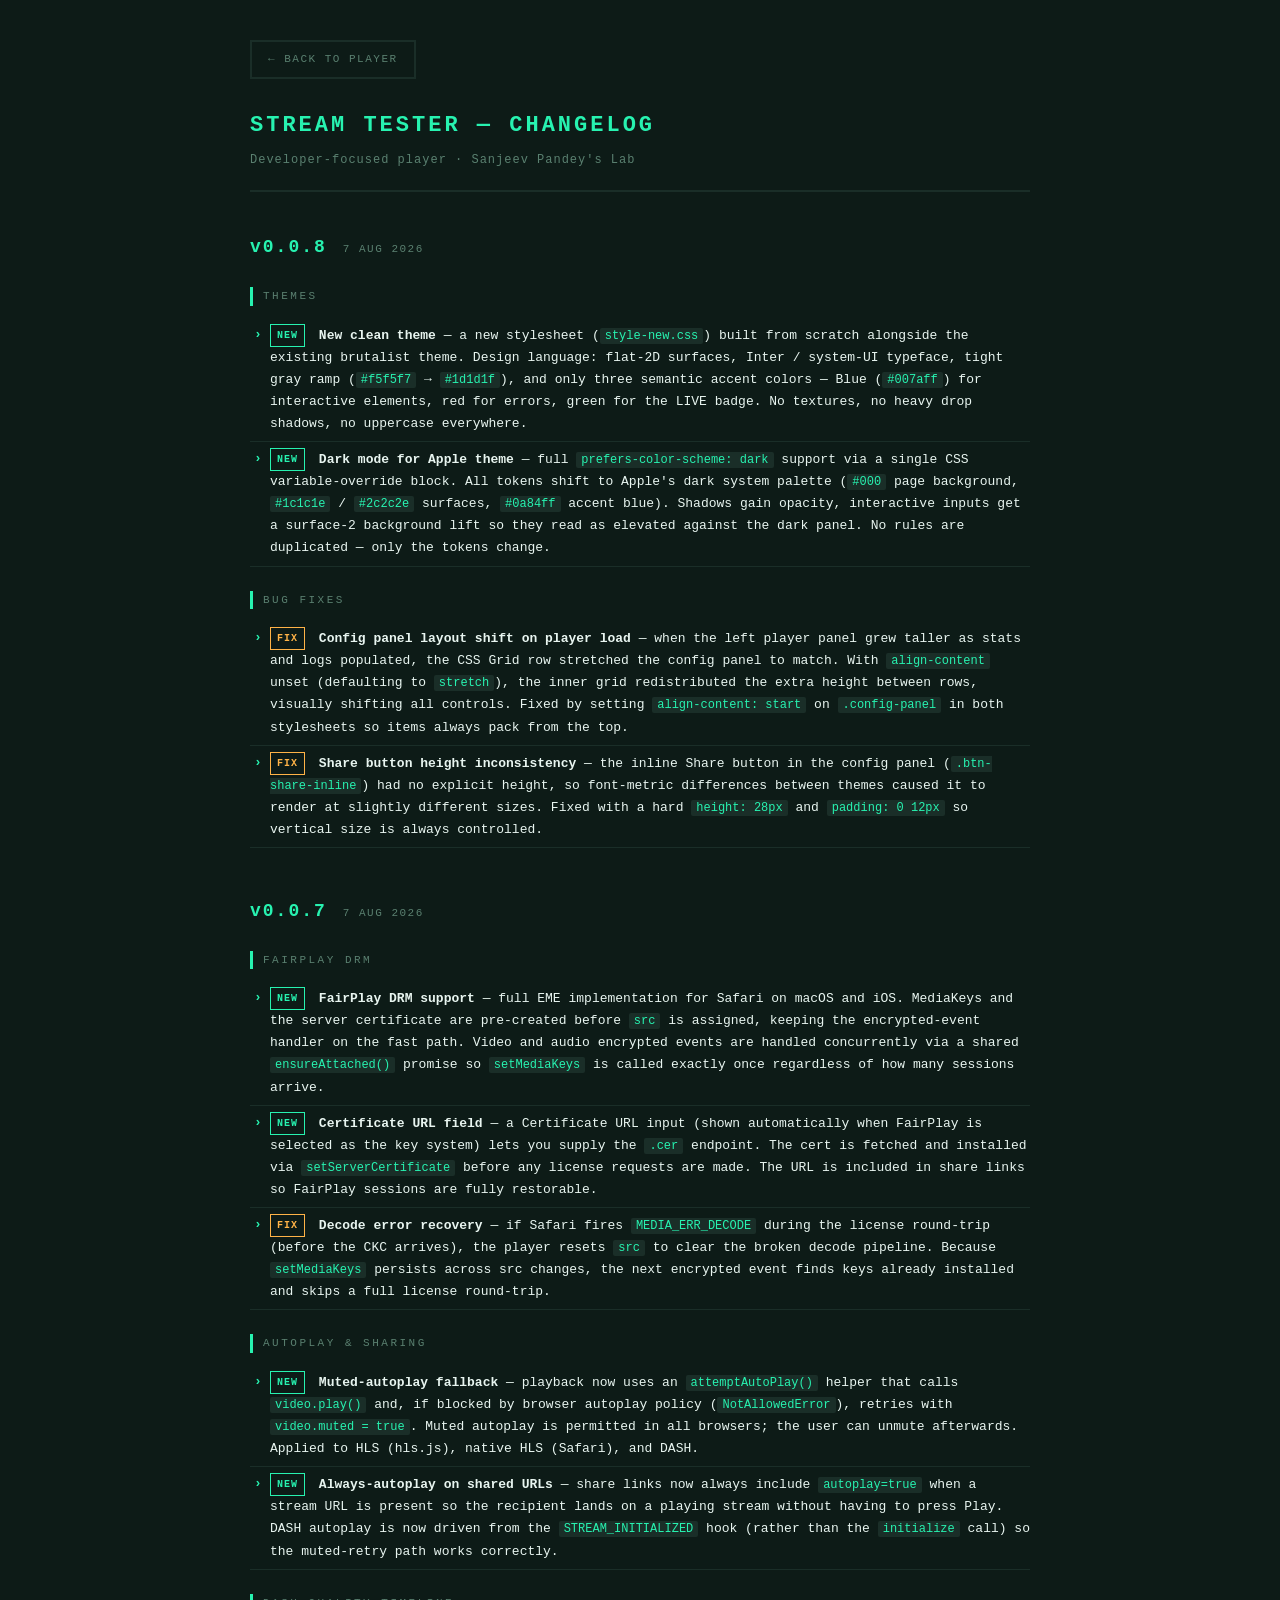
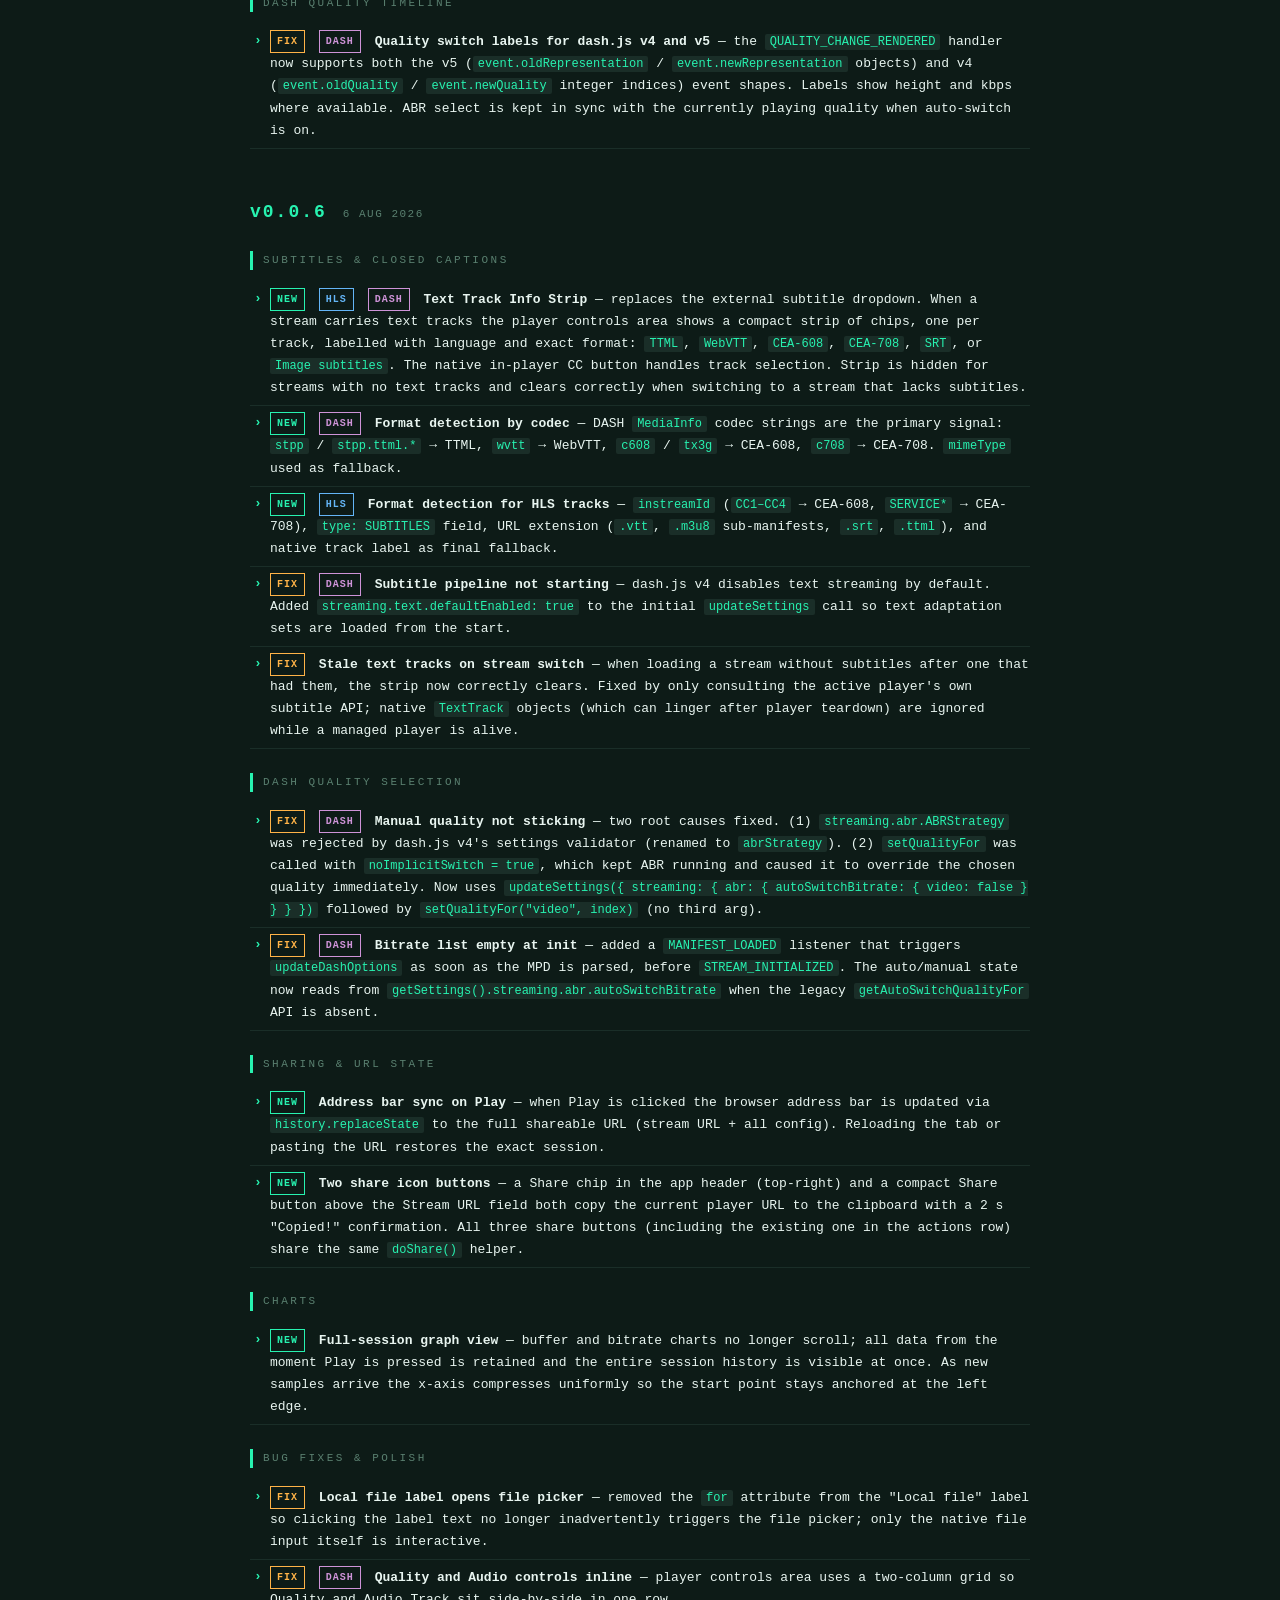
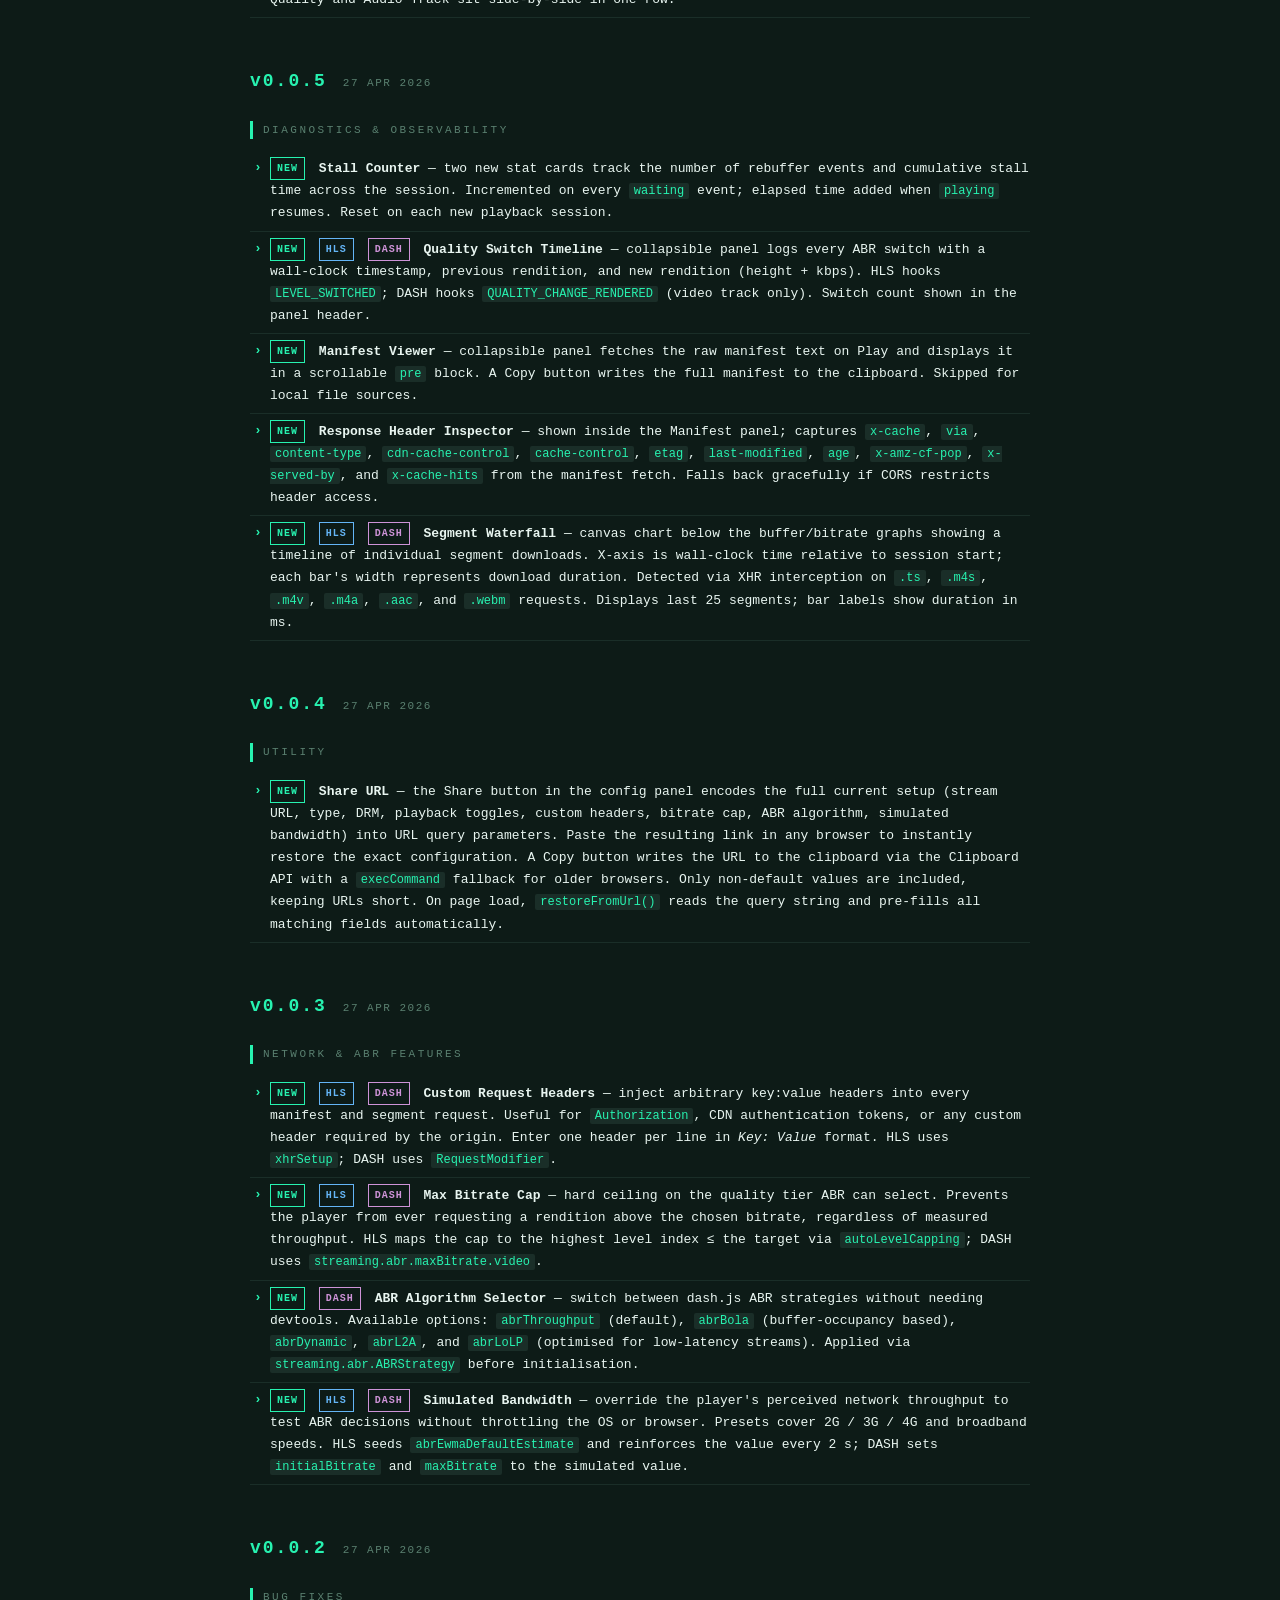
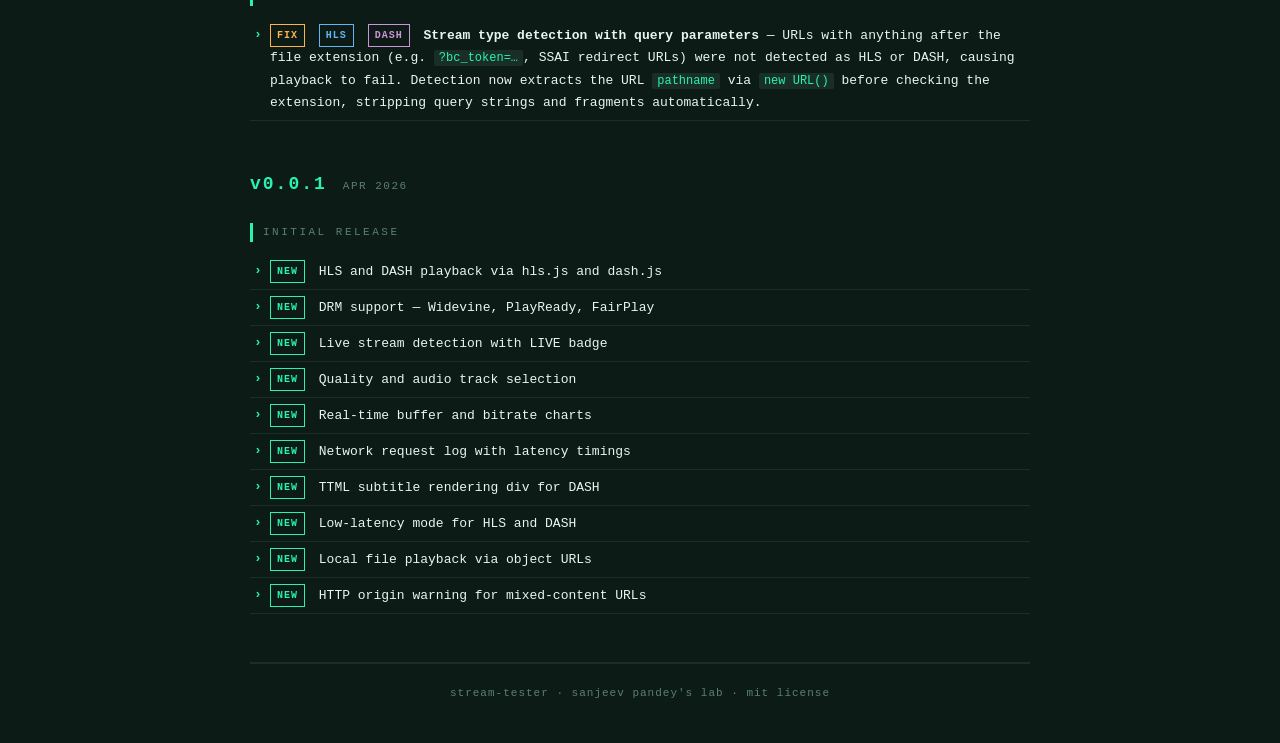
<file: docs/changelog.html>
<!DOCTYPE html>
<!--
  docs/changelog.html
  Stream Tester — Changelog.
  Author: Sanjeev Pandey (@sanjeev-pandey23)
  License: MIT
-->
<html lang="en">
  <head>
    <meta charset="utf-8" />
    <meta name="viewport" content="width=device-width, initial-scale=1" />
    <title>Changelog — Stream Tester</title>
    <style>
      :root {
        --bg: #0d1b17;
        --surface: #111f1b;
        --border: #1a2e28;
        --text: #e8f5f0;
        --muted: #5a8070;
        --accent: #27f2b0;
        --accent-alt: #1ac98f;
        --warn: #ffb347;
      }

      * {
        box-sizing: border-box;
        margin: 0;
        padding: 0;
      }

      body {
        background: var(--bg);
        color: var(--text);
        font-family: "Courier New", Courier, monospace;
        font-size: 14px;
        line-height: 1.7;
        padding: 40px 24px;
      }

      .container {
        max-width: 780px;
        margin: 0 auto;
      }

      header {
        border-bottom: 2px solid var(--border);
        padding-bottom: 20px;
        margin-bottom: 40px;
      }

      header h1 {
        font-size: 22px;
        letter-spacing: 3px;
        text-transform: uppercase;
        color: var(--accent);
      }

      header p {
        color: var(--muted);
        font-size: 12px;
        margin-top: 6px;
        letter-spacing: 1px;
      }

      .release {
        margin-bottom: 48px;
      }

      .release-header {
        display: flex;
        align-items: baseline;
        gap: 16px;
        margin-bottom: 20px;
      }

      .release-version {
        font-size: 18px;
        font-weight: 700;
        letter-spacing: 2px;
        color: var(--accent);
      }

      .release-date {
        font-size: 11px;
        color: var(--muted);
        letter-spacing: 1.5px;
        text-transform: uppercase;
      }

      .section-title {
        font-size: 11px;
        text-transform: uppercase;
        letter-spacing: 2.5px;
        color: var(--muted);
        border-left: 3px solid var(--accent);
        padding-left: 10px;
        margin-bottom: 12px;
        margin-top: 24px;
      }

      ul {
        list-style: none;
        padding: 0;
      }

      ul li {
        padding: 6px 0 6px 20px;
        border-bottom: 1px solid var(--border);
        position: relative;
        font-size: 13px;
        color: var(--text);
      }

      ul li::before {
        content: "›";
        position: absolute;
        left: 4px;
        color: var(--accent);
        font-weight: 700;
      }

      .tag {
        display: inline-block;
        font-size: 10px;
        font-weight: 700;
        letter-spacing: 1px;
        text-transform: uppercase;
        padding: 2px 6px;
        margin-right: 6px;
        border: 1px solid;
        vertical-align: middle;
      }

      .tag.new { color: var(--accent); border-color: var(--accent); }
      .tag.fix { color: var(--warn); border-color: var(--warn); }
      .tag.hls { color: #64b5f6; border-color: #64b5f6; }
      .tag.dash { color: #ce93d8; border-color: #ce93d8; }

      code {
        background: var(--border);
        padding: 1px 5px;
        border-radius: 2px;
        font-family: inherit;
        font-size: 12px;
        color: var(--accent);
      }

      footer {
        border-top: 2px solid var(--border);
        padding-top: 20px;
        margin-top: 40px;
        font-size: 11px;
        color: var(--muted);
        letter-spacing: 1px;
        text-align: center;
      }

      .back-btn {
        display: inline-block;
        margin-bottom: 28px;
        padding: 8px 16px;
        border: 2px solid var(--border);
        color: var(--muted);
        font-family: inherit;
        font-size: 11px;
        text-transform: uppercase;
        letter-spacing: 1.5px;
        text-decoration: none;
      }

      .back-btn:hover {
        border-color: var(--accent);
        color: var(--accent);
      }
    </style>
  </head>
  <body>
    <div class="container">
      <a href="../index.html" class="back-btn">← Back to Player</a>
      <header>
        <h1>Stream Tester — Changelog</h1>
        <p>Developer-focused player · Sanjeev Pandey's Lab</p>
      </header>

      <!-- v0.0.8 -->
      <div class="release">
        <div class="release-header">
          <span class="release-version">v0.0.8</span>
          <span class="release-date">7 Aug 2026</span>
        </div>

        <div class="section-title">Themes</div>
        <ul>
          <li>
            <span class="tag new">New</span>
            <strong>New clean theme</strong> — a new stylesheet
            (<code>style-new.css</code>) built from scratch alongside the existing brutalist
            theme. Design language: flat-2D surfaces, Inter / system-UI typeface, tight gray ramp
            (<code>#f5f5f7</code> → <code>#1d1d1f</code>), and only three semantic accent colors
            — Blue (<code>#007aff</code>) for interactive elements, red for errors, green for
            the LIVE badge. No textures, no heavy drop shadows, no uppercase everywhere.
          </li>
          <li>
            <span class="tag new">New</span>
            <strong>Dark mode for Apple theme</strong> — full <code>prefers-color-scheme: dark</code>
            support via a single CSS variable-override block. All tokens shift to Apple's dark
            system palette (<code>#000</code> page background, <code>#1c1c1e</code> /
            <code>#2c2c2e</code> surfaces, <code>#0a84ff</code> accent blue). Shadows gain
            opacity, interactive inputs get a surface-2 background lift so they read as elevated
            against the dark panel. No rules are duplicated — only the tokens change.
          </li>
        </ul>

        <div class="section-title">Bug Fixes</div>
        <ul>
          <li>
            <span class="tag fix">Fix</span>
            <strong>Config panel layout shift on player load</strong> — when the left player panel
            grew taller as stats and logs populated, the CSS Grid row stretched the config panel
            to match. With <code>align-content</code> unset (defaulting to <code>stretch</code>),
            the inner grid redistributed the extra height between rows, visually shifting all
            controls. Fixed by setting <code>align-content: start</code> on
            <code>.config-panel</code> in both stylesheets so items always pack from the top.
          </li>
          <li>
            <span class="tag fix">Fix</span>
            <strong>Share button height inconsistency</strong> — the inline Share button in the
            config panel (<code>.btn-share-inline</code>) had no explicit height, so font-metric
            differences between themes caused it to render at slightly different sizes. Fixed with
            a hard <code>height: 28px</code> and <code>padding: 0 12px</code> so vertical size
            is always controlled.
          </li>
        </ul>
      </div>

      <!-- v0.0.7 -->
      <div class="release">
        <div class="release-header">
          <span class="release-version">v0.0.7</span>
          <span class="release-date">7 Aug 2026</span>
        </div>

        <div class="section-title">FairPlay DRM</div>
        <ul>
          <li>
            <span class="tag new">New</span>
            <strong>FairPlay DRM support</strong> — full EME implementation for Safari on macOS
            and iOS. MediaKeys and the server certificate are pre-created before <code>src</code>
            is assigned, keeping the encrypted-event handler on the fast path. Video and audio
            encrypted events are handled concurrently via a shared <code>ensureAttached()</code>
            promise so <code>setMediaKeys</code> is called exactly once regardless of how many
            sessions arrive.
          </li>
          <li>
            <span class="tag new">New</span>
            <strong>Certificate URL field</strong> — a Certificate URL input (shown automatically
            when FairPlay is selected as the key system) lets you supply the <code>.cer</code>
            endpoint. The cert is fetched and installed via <code>setServerCertificate</code>
            before any license requests are made. The URL is included in share links so
            FairPlay sessions are fully restorable.
          </li>
          <li>
            <span class="tag fix">Fix</span>
            <strong>Decode error recovery</strong> — if Safari fires <code>MEDIA_ERR_DECODE</code>
            during the license round-trip (before the CKC arrives), the player resets <code>src</code>
            to clear the broken decode pipeline. Because <code>setMediaKeys</code> persists across
            src changes, the next encrypted event finds keys already installed and skips a full
            license round-trip.
          </li>
        </ul>

        <div class="section-title">Autoplay &amp; Sharing</div>
        <ul>
          <li>
            <span class="tag new">New</span>
            <strong>Muted-autoplay fallback</strong> — playback now uses an
            <code>attemptAutoPlay()</code> helper that calls <code>video.play()</code> and, if
            blocked by browser autoplay policy (<code>NotAllowedError</code>), retries with
            <code>video.muted = true</code>. Muted autoplay is permitted in all browsers; the
            user can unmute afterwards. Applied to HLS (hls.js), native HLS (Safari), and DASH.
          </li>
          <li>
            <span class="tag new">New</span>
            <strong>Always-autoplay on shared URLs</strong> — share links now always include
            <code>autoplay=true</code> when a stream URL is present so the recipient lands on a
            playing stream without having to press Play. DASH autoplay is now driven from the
            <code>STREAM_INITIALIZED</code> hook (rather than the <code>initialize</code> call)
            so the muted-retry path works correctly.
          </li>
        </ul>

        <div class="section-title">DASH Quality Timeline</div>
        <ul>
          <li>
            <span class="tag fix">Fix</span>
            <span class="tag dash">DASH</span>
            <strong>Quality switch labels for dash.js v4 and v5</strong> — the
            <code>QUALITY_CHANGE_RENDERED</code> handler now supports both the v5
            (<code>event.oldRepresentation</code> / <code>event.newRepresentation</code> objects)
            and v4 (<code>event.oldQuality</code> / <code>event.newQuality</code> integer indices)
            event shapes. Labels show height and kbps where available. ABR select is kept in sync
            with the currently playing quality when auto-switch is on.
          </li>
        </ul>
      </div>

      <!-- v0.0.6 -->
      <div class="release">
        <div class="release-header">
          <span class="release-version">v0.0.6</span>
          <span class="release-date">6 Aug 2026</span>
        </div>

        <div class="section-title">Subtitles &amp; Closed Captions</div>
        <ul>
          <li>
            <span class="tag new">New</span>
            <span class="tag hls">HLS</span>
            <span class="tag dash">DASH</span>
            <strong>Text Track Info Strip</strong> — replaces the external subtitle dropdown.
            When a stream carries text tracks the player controls area shows a compact strip of
            chips, one per track, labelled with language and exact format:
            <code>TTML</code>, <code>WebVTT</code>, <code>CEA-608</code>, <code>CEA-708</code>,
            <code>SRT</code>, or <code>Image subtitles</code>. The native in-player CC button
            handles track selection. Strip is hidden for streams with no text tracks and clears
            correctly when switching to a stream that lacks subtitles.
          </li>
          <li>
            <span class="tag new">New</span>
            <span class="tag dash">DASH</span>
            <strong>Format detection by codec</strong> — DASH <code>MediaInfo</code> codec
            strings are the primary signal: <code>stpp</code> / <code>stpp.ttml.*</code> →
            TTML, <code>wvtt</code> → WebVTT, <code>c608</code> / <code>tx3g</code> →
            CEA-608, <code>c708</code> → CEA-708. <code>mimeType</code> used as fallback.
          </li>
          <li>
            <span class="tag new">New</span>
            <span class="tag hls">HLS</span>
            <strong>Format detection for HLS tracks</strong> — <code>instreamId</code>
            (<code>CC1–CC4</code> → CEA-608, <code>SERVICE*</code> → CEA-708),
            <code>type: SUBTITLES</code> field, URL extension (<code>.vtt</code>,
            <code>.m3u8</code> sub-manifests, <code>.srt</code>, <code>.ttml</code>),
            and native track label as final fallback.
          </li>
          <li>
            <span class="tag fix">Fix</span>
            <span class="tag dash">DASH</span>
            <strong>Subtitle pipeline not starting</strong> — dash.js v4 disables text streaming
            by default. Added <code>streaming.text.defaultEnabled: true</code> to the initial
            <code>updateSettings</code> call so text adaptation sets are loaded from the start.
          </li>
          <li>
            <span class="tag fix">Fix</span>
            <strong>Stale text tracks on stream switch</strong> — when loading a stream without
            subtitles after one that had them, the strip now correctly clears. Fixed by only
            consulting the active player's own subtitle API; native <code>TextTrack</code>
            objects (which can linger after player teardown) are ignored while a managed player
            is alive.
          </li>
        </ul>

        <div class="section-title">DASH Quality Selection</div>
        <ul>
          <li>
            <span class="tag fix">Fix</span>
            <span class="tag dash">DASH</span>
            <strong>Manual quality not sticking</strong> — two root causes fixed. (1)
            <code>streaming.abr.ABRStrategy</code> was rejected by dash.js v4's settings
            validator (renamed to <code>abrStrategy</code>). (2) <code>setQualityFor</code>
            was called with <code>noImplicitSwitch = true</code>, which kept ABR running and
            caused it to override the chosen quality immediately. Now uses
            <code>updateSettings({ streaming: { abr: { autoSwitchBitrate: { video: false } } } })</code>
            followed by <code>setQualityFor("video", index)</code> (no third arg).
          </li>
          <li>
            <span class="tag fix">Fix</span>
            <span class="tag dash">DASH</span>
            <strong>Bitrate list empty at init</strong> — added a
            <code>MANIFEST_LOADED</code> listener that triggers <code>updateDashOptions</code>
            as soon as the MPD is parsed, before <code>STREAM_INITIALIZED</code>. The
            auto/manual state now reads from <code>getSettings().streaming.abr.autoSwitchBitrate</code>
            when the legacy <code>getAutoSwitchQualityFor</code> API is absent.
          </li>
        </ul>

        <div class="section-title">Sharing &amp; URL State</div>
        <ul>
          <li>
            <span class="tag new">New</span>
            <strong>Address bar sync on Play</strong> — when Play is clicked the browser
            address bar is updated via <code>history.replaceState</code> to the full shareable
            URL (stream URL + all config). Reloading the tab or pasting the URL restores the
            exact session.
          </li>
          <li>
            <span class="tag new">New</span>
            <strong>Two share icon buttons</strong> — a Share chip in the app header (top-right)
            and a compact Share button above the Stream URL field both copy the current player
            URL to the clipboard with a 2 s "Copied!" confirmation. All three share buttons
            (including the existing one in the actions row) share the same <code>doShare()</code>
            helper.
          </li>
        </ul>

        <div class="section-title">Charts</div>
        <ul>
          <li>
            <span class="tag new">New</span>
            <strong>Full-session graph view</strong> — buffer and bitrate charts no longer
            scroll; all data from the moment Play is pressed is retained and the entire
            session history is visible at once. As new samples arrive the x-axis compresses
            uniformly so the start point stays anchored at the left edge.
          </li>
        </ul>

        <div class="section-title">Bug Fixes &amp; Polish</div>
        <ul>
          <li>
            <span class="tag fix">Fix</span>
            <strong>Local file label opens file picker</strong> — removed the <code>for</code>
            attribute from the "Local file" label so clicking the label text no longer
            inadvertently triggers the file picker; only the native file input itself is
            interactive.
          </li>
          <li>
            <span class="tag fix">Fix</span>
            <span class="tag dash">DASH</span>
            <strong>Quality and Audio controls inline</strong> — player controls area uses a
            two-column grid so Quality and Audio Track sit side-by-side in one row.
          </li>
        </ul>
      </div>

      <!-- v0.0.5 -->
      <div class="release">
        <div class="release-header">
          <span class="release-version">v0.0.5</span>
          <span class="release-date">27 Apr 2026</span>
        </div>

        <div class="section-title">Diagnostics &amp; Observability</div>
        <ul>
          <li>
            <span class="tag new">New</span>
            <strong>Stall Counter</strong> — two new stat cards track the number of rebuffer
            events and cumulative stall time across the session. Incremented on every
            <code>waiting</code> event; elapsed time added when <code>playing</code> resumes.
            Reset on each new playback session.
          </li>
          <li>
            <span class="tag new">New</span>
            <span class="tag hls">HLS</span>
            <span class="tag dash">DASH</span>
            <strong>Quality Switch Timeline</strong> — collapsible panel logs every ABR switch
            with a wall-clock timestamp, previous rendition, and new rendition (height + kbps).
            HLS hooks <code>LEVEL_SWITCHED</code>; DASH hooks
            <code>QUALITY_CHANGE_RENDERED</code> (video track only). Switch count shown in
            the panel header.
          </li>
          <li>
            <span class="tag new">New</span>
            <strong>Manifest Viewer</strong> — collapsible panel fetches the raw manifest
            text on Play and displays it in a scrollable <code>pre</code> block. A Copy
            button writes the full manifest to the clipboard. Skipped for local file sources.
          </li>
          <li>
            <span class="tag new">New</span>
            <strong>Response Header Inspector</strong> — shown inside the Manifest panel;
            captures <code>x-cache</code>, <code>via</code>, <code>content-type</code>,
            <code>cdn-cache-control</code>, <code>cache-control</code>, <code>etag</code>,
            <code>last-modified</code>, <code>age</code>, <code>x-amz-cf-pop</code>,
            <code>x-served-by</code>, and <code>x-cache-hits</code> from the manifest fetch.
            Falls back gracefully if CORS restricts header access.
          </li>
          <li>
            <span class="tag new">New</span>
            <span class="tag hls">HLS</span>
            <span class="tag dash">DASH</span>
            <strong>Segment Waterfall</strong> — canvas chart below the buffer/bitrate graphs
            showing a timeline of individual segment downloads. X-axis is wall-clock time
            relative to session start; each bar's width represents download duration.
            Detected via XHR interception on <code>.ts</code>, <code>.m4s</code>,
            <code>.m4v</code>, <code>.m4a</code>, <code>.aac</code>, and <code>.webm</code>
            requests. Displays last 25 segments; bar labels show duration in ms.
          </li>
        </ul>
      </div>

      <!-- v0.0.4 -->
      <div class="release">
        <div class="release-header">
          <span class="release-version">v0.0.4</span>
          <span class="release-date">27 Apr 2026</span>
        </div>

        <div class="section-title">Utility</div>
        <ul>
          <li>
            <span class="tag new">New</span>
            <strong>Share URL</strong> — the Share button in the config panel encodes the full
            current setup (stream URL, type, DRM, playback toggles, custom headers, bitrate cap,
            ABR algorithm, simulated bandwidth) into URL query parameters. Paste the resulting
            link in any browser to instantly restore the exact configuration. A Copy button
            writes the URL to the clipboard via the Clipboard API with a <code>execCommand</code>
            fallback for older browsers. Only non-default values are included, keeping URLs short.
            On page load, <code>restoreFromUrl()</code> reads the query string and pre-fills
            all matching fields automatically.
          </li>
        </ul>
      </div>

      <!-- v0.0.3 -->
      <div class="release">
        <div class="release-header">
          <span class="release-version">v0.0.3</span>
          <span class="release-date">27 Apr 2026</span>
        </div>

        <div class="section-title">Network &amp; ABR Features</div>
        <ul>
          <li>
            <span class="tag new">New</span>
            <span class="tag hls">HLS</span>
            <span class="tag dash">DASH</span>
            <strong>Custom Request Headers</strong> — inject arbitrary key:value headers into
            every manifest and segment request. Useful for <code>Authorization</code>, CDN
            authentication tokens, or any custom header required by the origin. Enter one header
            per line in <em>Key: Value</em> format. HLS uses <code>xhrSetup</code>;
            DASH uses <code>RequestModifier</code>.
          </li>
          <li>
            <span class="tag new">New</span>
            <span class="tag hls">HLS</span>
            <span class="tag dash">DASH</span>
            <strong>Max Bitrate Cap</strong> — hard ceiling on the quality tier ABR can select.
            Prevents the player from ever requesting a rendition above the chosen bitrate,
            regardless of measured throughput. HLS maps the cap to the highest level index
            ≤ the target via <code>autoLevelCapping</code>; DASH uses
            <code>streaming.abr.maxBitrate.video</code>.
          </li>
          <li>
            <span class="tag new">New</span>
            <span class="tag dash">DASH</span>
            <strong>ABR Algorithm Selector</strong> — switch between dash.js ABR strategies
            without needing devtools. Available options: <code>abrThroughput</code> (default),
            <code>abrBola</code> (buffer-occupancy based), <code>abrDynamic</code>,
            <code>abrL2A</code>, and <code>abrLoLP</code> (optimised for low-latency streams).
            Applied via <code>streaming.abr.ABRStrategy</code> before initialisation.
          </li>
          <li>
            <span class="tag new">New</span>
            <span class="tag hls">HLS</span>
            <span class="tag dash">DASH</span>
            <strong>Simulated Bandwidth</strong> — override the player's perceived network
            throughput to test ABR decisions without throttling the OS or browser. Presets cover
            2G / 3G / 4G and broadband speeds. HLS seeds <code>abrEwmaDefaultEstimate</code>
            and reinforces the value every 2 s; DASH sets <code>initialBitrate</code> and
            <code>maxBitrate</code> to the simulated value.
          </li>
        </ul>
      </div>

      <!-- v0.0.2 -->
      <div class="release">
        <div class="release-header">
          <span class="release-version">v0.0.2</span>
          <span class="release-date">27 Apr 2026</span>
        </div>

        <div class="section-title">Bug Fixes</div>
        <ul>
          <li>
            <span class="tag fix">Fix</span>
            <span class="tag hls">HLS</span>
            <span class="tag dash">DASH</span>
            <strong>Stream type detection with query parameters</strong> — URLs with anything
            after the file extension (e.g. <code>?bc_token=…</code>, SSAI redirect URLs) were
            not detected as HLS or DASH, causing playback to fail. Detection now extracts the
            URL <code>pathname</code> via <code>new URL()</code> before checking the extension,
            stripping query strings and fragments automatically.
          </li>
        </ul>
      </div>

      <!-- v0.0.1 -->
      <div class="release">
        <div class="release-header">
          <span class="release-version">v0.0.1</span>
          <span class="release-date">Apr 2026</span>
        </div>

        <div class="section-title">Initial Release</div>
        <ul>
          <li><span class="tag new">New</span> HLS and DASH playback via hls.js and dash.js</li>
          <li><span class="tag new">New</span> DRM support — Widevine, PlayReady, FairPlay</li>
          <li><span class="tag new">New</span> Live stream detection with LIVE badge</li>
          <li><span class="tag new">New</span> Quality and audio track selection</li>
          <li><span class="tag new">New</span> Real-time buffer and bitrate charts</li>
          <li><span class="tag new">New</span> Network request log with latency timings</li>
          <li><span class="tag new">New</span> TTML subtitle rendering div for DASH</li>
          <li><span class="tag new">New</span> Low-latency mode for HLS and DASH</li>
          <li><span class="tag new">New</span> Local file playback via object URLs</li>
          <li><span class="tag new">New</span> HTTP origin warning for mixed-content URLs</li>
        </ul>
      </div>

      <footer>stream-tester · sanjeev pandey's lab · mit license</footer>
    </div>
  </body>
</html>
</file>
